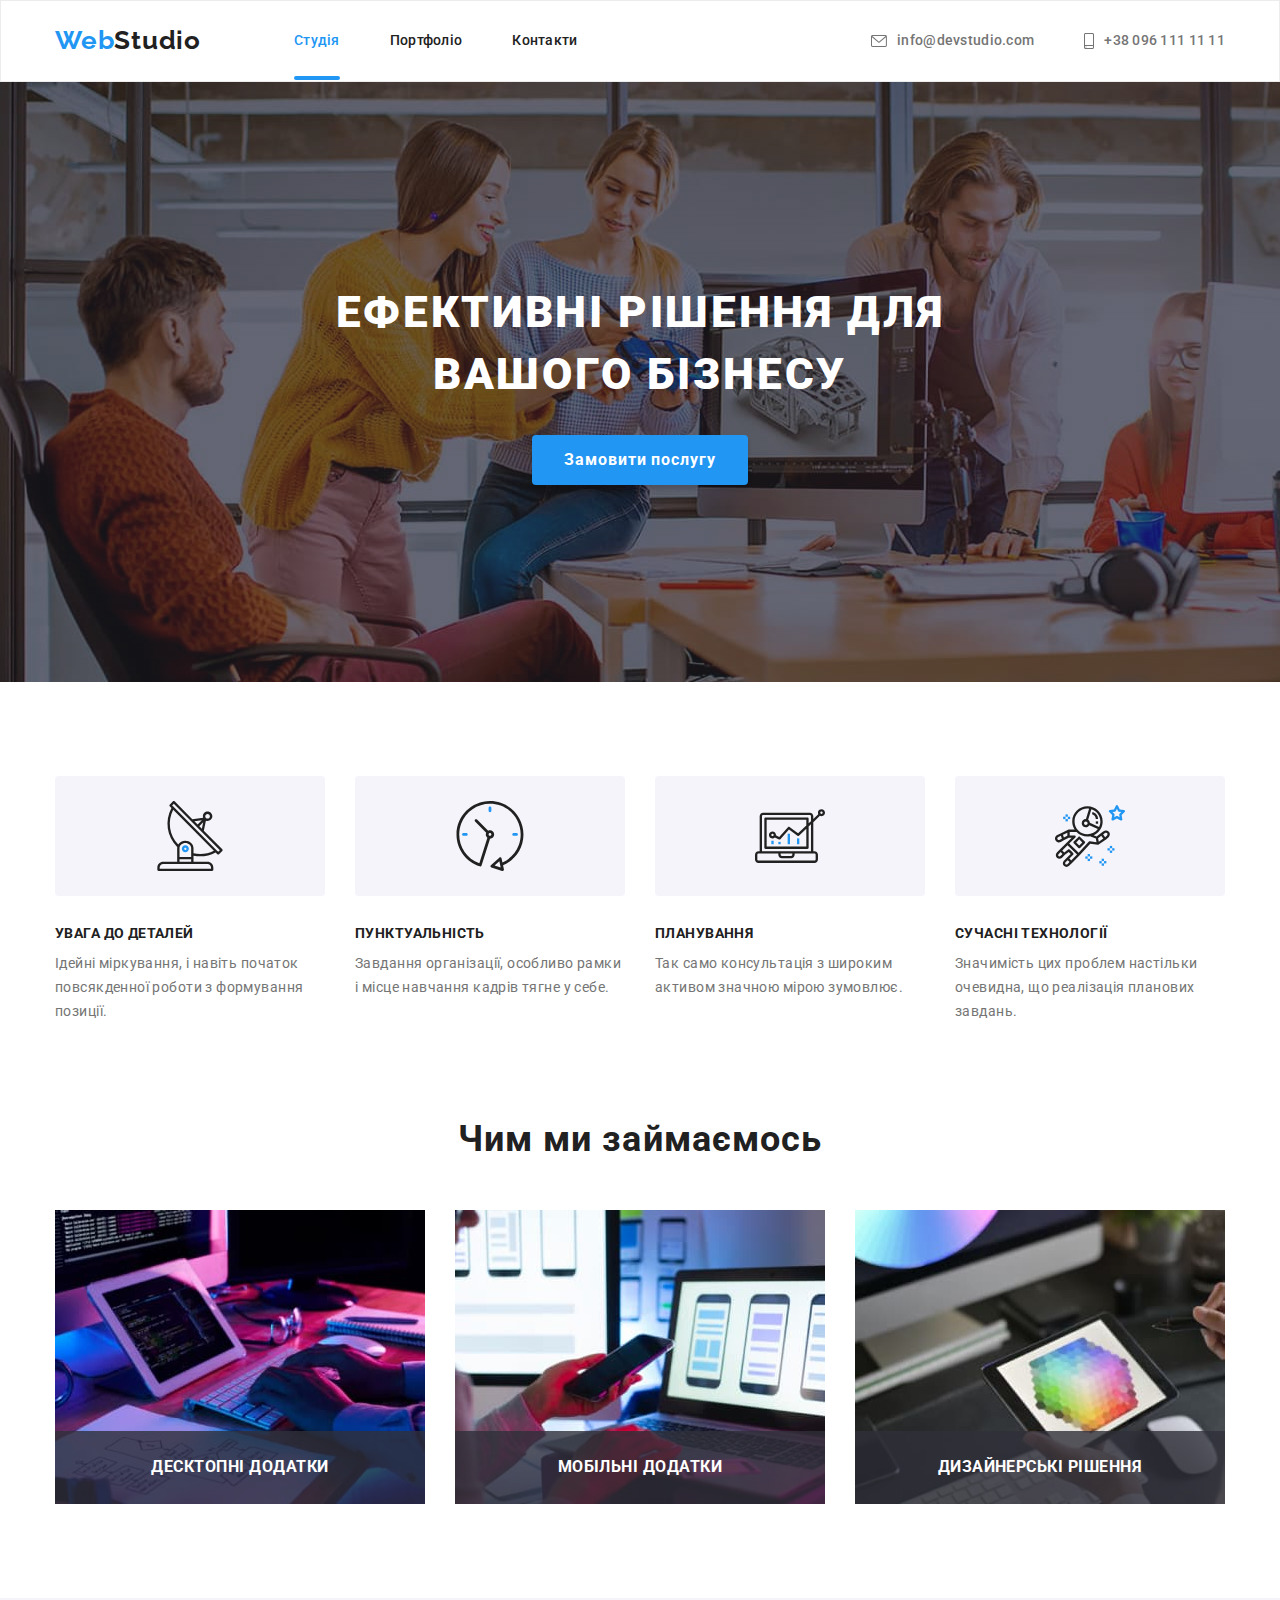
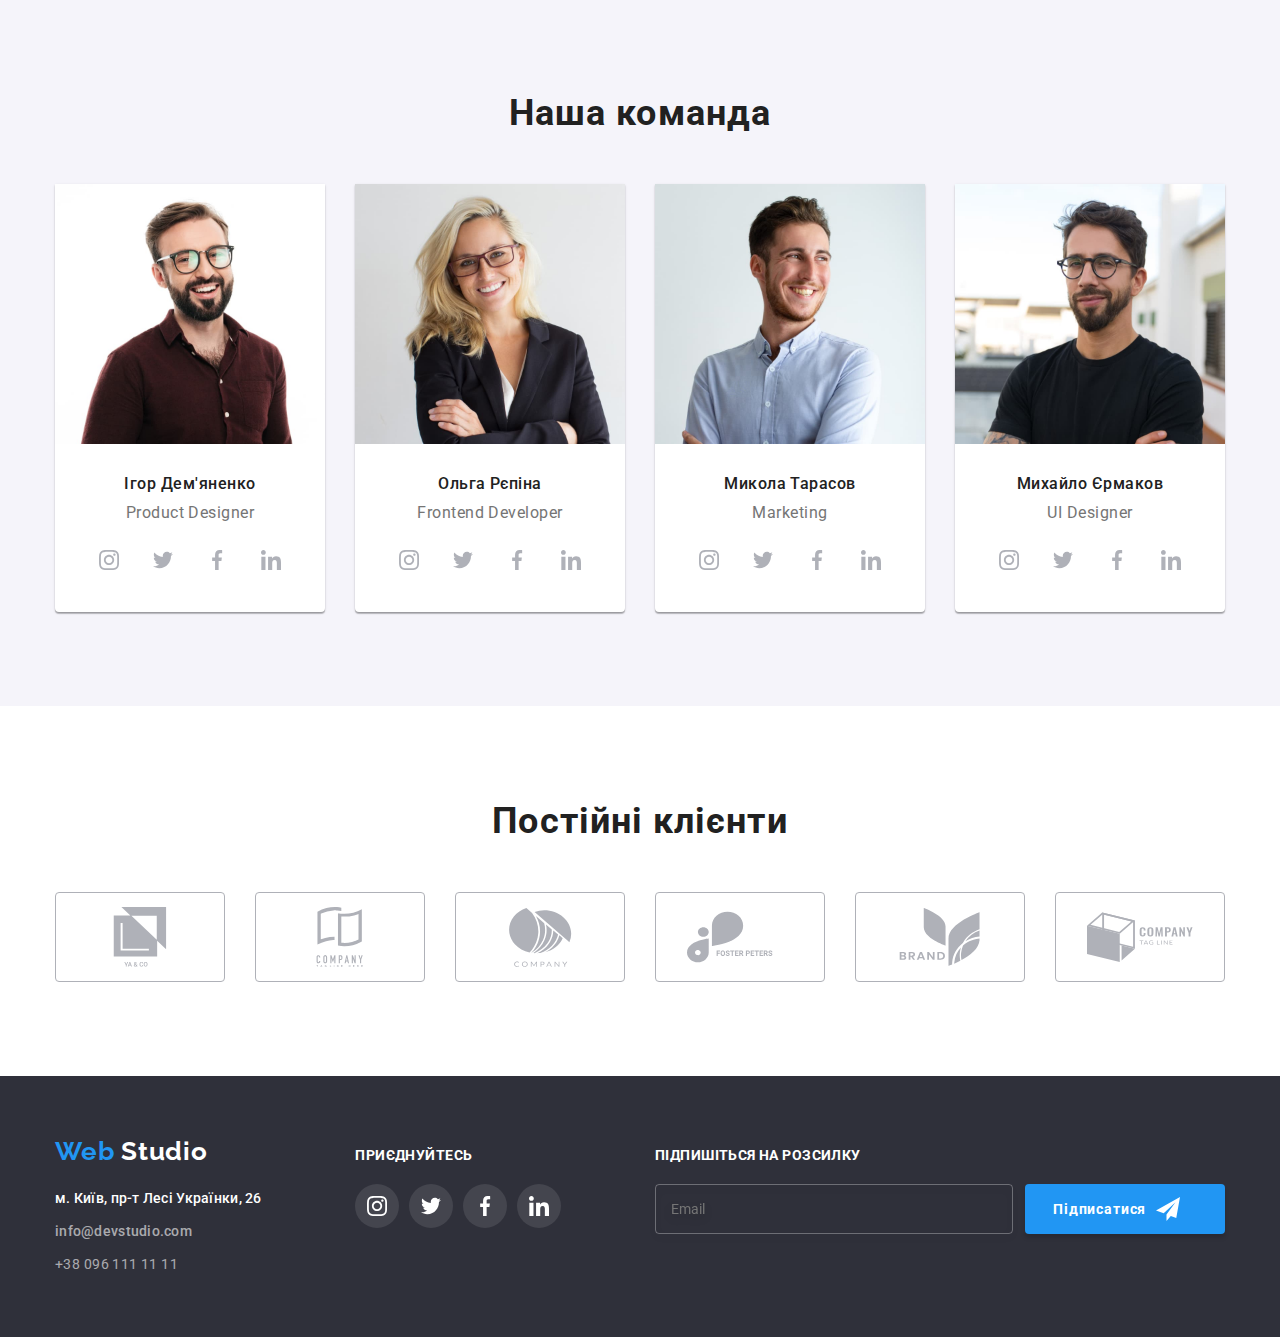
<file: index.html>
<!DOCTYPE html>
<html lang="uk">
  <head>
    <meta charset="UTF-8" />
    <meta http-equiv="X-UA-Compatible" content="IE=edge" />
    <meta name="viewport" content="width=device-width, initial-scale=1.0" />
    <title>Студія</title>
    <link rel="preconnect" href="https://fonts.googleapis.com" />
    <link rel="preconnect" href="https://fonts.gstatic.com" crossorigin />
    <link
      href="https://fonts.googleapis.com/css2?family=Raleway:wght@700&family=Roboto:wght@400;500;700;900&display=swap"
      rel="stylesheet"
    />
    <link
      rel="stylesheet"
      href="https://cdnjs.cloudflare.com/ajax/libs/modern-normalize/1.1.0/modern-normalize.min.css"
    />
    <link rel="stylesheet" href="./css/styles.css" />
  </head>

  <body>
    <!--Шапка сторінки-->
    <header class="header">
      <!--Меню навігації-->
      <div class="container header-container">
        <nav class="header-navigation">
          <a class="logo link" href="./index.html"
            ><span class="logo-accent">Web</span>Studio</a
          >
          <ul class="site-nav list">
            <li class="site-nav-item">
              <a class="nav-link current link" href="./index.html">Студія</a>
            </li>
            <li>
              <a href="./portfolio.html" class="link">Портфоліо</a>
            </li>
            <li>
              <a href="Контакти" class="link">Контакти</a>
            </li>
          </ul>
        </nav>
        <!--Контакти-->
        <ul class="contacts list">
          <li class="contacts-item">
            <a href="mailto:info@devstudio.com" class="contacts-item-link link">
              <svg class="contacts-item-icon" width="16" height="12">
                <use href="./images/icons.svg#icon-envelope-hover"></use>
              </svg>
              info@devstudio.com</a
            >
          </li>
          <li class="contacts-item">
            <a href="tel:+380961111111" class="contacts-item-link link"
              ><svg class="contacts-item-icon" width="10" height="16">
                <use href="./images/icons.svg#icon-smartphone1"></use>
              </svg>
              +38 096 111 11 11
            </a>
          </li>
        </ul>
      </div>
    </header>

    <main>
      <!-- Блок Hero-->
      <section class="section hero">
        <div class="container">
          <h1 class="hero-title">Ефективні рішення для вашого бізнесу</h1>
          <button data-modal-open type="button" class="button">
            <span class="text-button">Замовити послугу</span>
          </button>
        </div>
      </section>

      <!--Головні якості компанії-->
      <section class="section">
        <div class="container">
          <h2 class="section-title visually-hidden">Головні якості компанії</h2>
          <ul class="features list">
            <li class="card icon-antenna">
              <div class="features-card">
                <h3 class="feauture-title">УВАГА ДО ДЕТАЛЕЙ</h3>
                <p class="feature-text">
                  Ідейні міркування, і навіть початок повсякденної роботи з
                  формування позиції.
                </p>
              </div>
            </li>
            <li class="card icon-clock">
              <div class="features-card">
                <h3 class="feauture-title">ПУНКТУАЛЬНІСТЬ</h3>
                <p class="feature-text">
                  Завдання організації, особливо рамки і місце навчання кадрів
                  тягне у себе.
                </p>
              </div>
            </li>
            <li class="card icon-diagrama">
              <div class="features-card">
                <h3 class="feauture-title">ПЛАНУВАННЯ</h3>
                <p class="feature-text">
                  Так само консультація з широким активом значною мірою
                  зумовлює.
                </p>
              </div>
            </li>
            <li class="card icon-astronaut">
              <div class="features-card">
                <h3 class="feauture-title">СУЧАСНІ ТЕХНОЛОГІЇ</h3>
                <p class="feature-text">
                  Значимість цих проблем настільки очевидна, що реалізація
                  планових завдань.
                </p>
              </div>
            </li>
          </ul>
        </div>
      </section>

      <!--Діяльність компанії-->
      <section class="section offer">
        <div class="container">
          <h2 class="section-title">Чим ми займаємось</h2>
          <ul class="list image">
            <li class="list-image">
              <img
                src="./images/img-5.jpg"
                alt="Людина друкує код на клавіатурі"
                width="370"
              />
              <h3 class="image-title">Десктопні додатки</h3>
            </li>
            <li class="list-image">
              <img
                src="./images/img-6.jpg"
                alt="Людина тримає телефон"
                width="370"
              />
              <h3 class="image-title">Мобільні додатки</h3>
            </li>
            <li class="list-image">
              <img
                src="./images/img-7.jpg"
                alt="Людина тримає планшет"
                width="370"
              />
              <h3 class="image-title">Дизайнерські рішення</h3>
            </li>
          </ul>
        </div>
      </section>
      <!--Команда-->
      <section class="section team-members">
        <div class="container">
          <h2 class="section-title">Наша команда</h2>
          <ul class="team list">
            <li class="team-image">
              <div class="team-card">
                <div class="team-card-img">
                  <img
                    src="./images/img.jpg"
                    alt="Ігор Дем'яненко"
                    width="270"
                  />
                </div>
                <div class="team-card-text">
                  <h3 class="team-name">Ігор Дем'яненко</h3>
                  <p class="team-member-position">Product Designer</p>
                  <ul class="team-soc-list list">
                    <li class="team-soc-item">
                      <a href="" class="team-soc-link link">
                        <svg class="team-soc-icon" width="20" height="20">
                          <use href="./images/icons.svg#icon-instagram"></use>
                        </svg>
                      </a>
                    </li>
                    <li class="team-soc-item">
                      <a href="" class="team-soc-link link">
                        <svg class="team-soc-icon" width="20" height="20">
                          <use href="./images/icons.svg#icon-twitter"></use>
                        </svg>
                      </a>
                    </li>
                    <li class="team-soc-item">
                      <a href="" class="team-soc-link link">
                        <svg class="team-soc-icon" width="20" height="20">
                          <use
                            href="./images/icons.svg#icon-facebook-svg"
                          ></use>
                        </svg>
                      </a>
                    </li>
                    <li class="team-soc-item">
                      <a href="" class="team-soc-link link">
                        <svg class="team-soc-icon" width="20" height="20">
                          <use href="./images/icons.svg#icon-linkedin"></use>
                        </svg>
                      </a>
                    </li>
                  </ul>
                </div>
              </div>
            </li>

            <li class="team-image">
              <div class="team-card">
                <div class="team-card-img">
                  <img
                    src="./images/img-2.jpg"
                    alt="Ольга Рєпіна"
                    width="270"
                  />
                </div>
                <div class="team-card-text">
                  <h3 class="team-name">Ольга Рєпіна</h3>
                  <p class="team-member-position">Frontend Developer</p>
                  <ul class="team-soc-list list">
                    <li class="team-soc-item">
                      <a href="" class="team-soc-link link">
                        <svg class="team-soc-icon" width="20" height="20">
                          <use href="./images/icons.svg#icon-instagram"></use>
                        </svg>
                      </a>
                    </li>
                    <li class="team-soc-item">
                      <a href="" class="team-soc-link link">
                        <svg class="team-soc-icon" width="20" height="20">
                          <use href="./images/icons.svg#icon-twitter"></use>
                        </svg>
                      </a>
                    </li>
                    <li class="team-soc-item">
                      <a href="" class="team-soc-link link">
                        <svg class="team-soc-icon" width="20" height="20">
                          <use
                            href="./images/icons.svg#icon-facebook-svg"
                          ></use>
                        </svg>
                      </a>
                    </li>
                    <li class="team-soc-item">
                      <a href="" class="team-soc-link link">
                        <svg class="team-soc-icon" width="20" height="20">
                          <use href="./images/icons.svg#icon-linkedin"></use>
                        </svg>
                      </a>
                    </li>
                  </ul>
                </div>
              </div>
            </li>

            <li class="team-image">
              <div class="team-card">
                <div class="team-card-img">
                  <img
                    src="./images/img-3.jpg"
                    alt="Микола Тарасов"
                    width="270"
                  />
                </div>
                <div class="team-card-text">
                  <h3 class="team-name">Микола Тарасов</h3>
                  <p class="team-member-position">Marketing</p>
                  <ul class="team-soc-list list">
                    <li class="team-soc-item">
                      <a href="" class="team-soc-link link">
                        <svg class="team-soc-icon" width="20" height="20">
                          <use href="./images/icons.svg#icon-instagram"></use>
                        </svg>
                      </a>
                    </li>
                    <li class="team-soc-item">
                      <a href="" class="team-soc-link link">
                        <svg class="team-soc-icon" width="20" height="20">
                          <use href="./images/icons.svg#icon-twitter"></use>
                        </svg>
                      </a>
                    </li>
                    <li class="team-soc-item">
                      <a href="" class="team-soc-link link">
                        <svg class="team-soc-icon" width="20" height="20">
                          <use
                            href="./images/icons.svg#icon-facebook-svg"
                          ></use>
                        </svg>
                      </a>
                    </li>
                    <li class="team-soc-item">
                      <a href="" class="team-soc-link link">
                        <svg class="team-soc-icon" width="20" height="20">
                          <use href="./images/icons.svg#icon-linkedin"></use>
                        </svg>
                      </a>
                    </li>
                  </ul>
                </div>
              </div>
            </li>

            <li class="team-image">
              <div class="team-card">
                <div class="team-card-img">
                  <img
                    src="./images/img-4.jpg"
                    alt="Михайло Єрмаков"
                    width="270"
                  />
                </div>
                <div class="team-card-text">
                  <h3 class="team-name">Михайло Єрмаков</h3>
                  <p class="team-member-position">UI Designer</p>
                  <ul class="team-soc-list list">
                    <li class="team-soc-item">
                      <a href="" class="team-soc-link link">
                        <svg class="team-soc-icon" width="20" height="20">
                          <use href="./images/icons.svg#icon-instagram"></use>
                        </svg>
                      </a>
                    </li>
                    <li class="team-soc-item">
                      <a href="" class="team-soc-link link">
                        <svg class="team-soc-icon" width="20" height="20">
                          <use href="./images/icons.svg#icon-twitter"></use>
                        </svg>
                      </a>
                    </li>
                    <li class="team-soc-item">
                      <a href="" class="team-soc-link link">
                        <svg class="team-soc-icon" width="20" height="20">
                          <use
                            href="./images/icons.svg#icon-facebook-svg"
                          ></use>
                        </svg>
                      </a>
                    </li>
                    <li class="team-soc-item">
                      <a href="" class="team-soc-link link">
                        <svg class="team-soc-icon" width="20" height="20">
                          <use href="./images/icons.svg#icon-linkedin"></use>
                        </svg>
                      </a>
                    </li>
                  </ul>
                </div>
              </div>
            </li>
          </ul>
        </div>
      </section>
      <section class="section">
        <div class="container">
          <h2 class="section-title">Постійні клієнти</h2>
          <ul class="clients-list list">
            <li class="clients-item">
              <a href="" class="clients-link link">
                <svg class="clients-icon" width="106" height="60">
                  <use href="./images/icons.svg#icon-Union"></use>
                </svg>
              </a>
            </li>
            <li class="clients-item">
              <a href="" class="clients-link link">
                <svg class="clients-icon" width="106" height="60">
                  <use href="./images/icons.svg#icon-group"></use>
                </svg>
              </a>
            </li>
            <li class="clients-item">
              <a href="" class="clients-link link">
                <svg class="clients-icon" width="106" height="60">
                  <use href="./images/icons.svg#icon-Object"></use>
                </svg>
              </a>
            </li>
            <li class="clients-item">
              <a href="" class="clients-link link">
                <svg class="clients-icon" width="106" height="60">
                  <use href="./images/icons.svg#icon-Foster"></use>
                </svg>
              </a>
            </li>
            <li class="clients-item">
              <a href="" class="clients-link link">
                <svg class="clients-icon" width="106" height="60">
                  <use href="./images/icons.svg#icon-brand"></use>
                </svg>
              </a>
            </li>
            <li class="clients-item">
              <a href="" class="clients-link link">
                <svg class="clients-icon" width="106" height="60">
                  <use href="./images/icons.svg#icon-company"></use>
                </svg>
              </a>
            </li>
          </ul>
        </div>
      </section>
    </main>

    <footer class="footer">
      <div class="footer-wrap">
        <div class="container">
          <div class="footer-address">
            <a class="logo link" href="./index.html"
              ><span class="logo-accent">Web</span>
              <span class="studio">Studio</span></a
            >
            <address style="font-style: normal">
              <ul class="address list">
                <li class="contacts">
                  <a href="" class="link location"
                    >м. Київ, пр-т Лесі Українки, 26
                  </a>
                </li>

                <li class="contacts">
                  <a href="mailto:info@devstudio.com" class="link"
                    >info@devstudio.com</a
                  >
                </li>

                <li>
                  <a href="tel:+380961111111" class="link">+38 096 111 11 11</a>
                </li>
              </ul>
            </address>
          </div>
          <div class="footer-soc-container">
            <div class="footer-action">
              <h2 class="footer-action-text">ПРИЄДНУЙТЕСЬ</h2>
            </div>
            <ul class="footer-soc-list list">
              <li class="footer-soc-item">
                <a href="" class="footer-soc-link link">
                  <svg class="footer-soc-icon" width="20" height="20">
                    <use href="./images/icons.svg#icon-instagram"></use>
                  </svg>
                </a>
              </li>
              <li class="footer-soc-item">
                <a href="" class="footer-soc-link link">
                  <svg class="footer-soc-icon" width="20" height="20">
                    <use href="./images/icons.svg#icon-twitter"></use>
                  </svg>
                </a>
              </li>
              <li class="footer-soc-item">
                <a href="" class="footer-soc-link link">
                  <svg class="footer-soc-icon" width="20" height="20">
                    <use href="./images/icons.svg#icon-facebook-svg"></use>
                  </svg>
                </a>
              </li>
              <li class="footer-soc-item">
                <a href="" class="footer-soc-link link">
                  <svg class="footer-soc-icon" width="20" height="20">
                    <use href="./images/icons.svg#icon-linkedin"></use>
                  </svg>
                </a>
              </li>
            </ul>
          </div>
          <div class="footer-subscribe-container">
            <h2 class="subscribe-lable">Підпишіться на розсилку</h2>
            <form class="subscribe-form">
              <div class="subscribe-action">
                <input
                  class="subscribe-input"
                  type="email"
                  placeholder="Email"
                />
                <button type="submit" class="subscribe-button">
                  Підписатися
                  <svg class="submit-button-icon" width="24" height="24">
                    <use href="./images/icons.svg#icon-send"></use>
                  </svg>
                </button>
              </div>
            </form>
          </div>
        </div>
      </div>
    </footer>
    <div data-modal class="backdrop is-hidden">
      <div class="modal">
        <button data-modal-close class="close-button">
          <svg class="modal-img" width="18" height="18">
            <use href="./images/icons.svg#icon-close"></use>
          </svg>
        </button>
        <p class="modal-title">Залиште свої дані, ми вам передзвонимо</p>
        <form class="modal-form">
          <label for="name" class="modal-lable">
            <span>Ім'я</span>
          </label>
          <div class="input-wrap">
            <input
              class="modal-input"
              type="text"
              name="name"
              id="name"
              required
            />
            <svg class="modal-input-icon" width="18" height="18">
              <use href="./images/icons.svg#icon-person"></use>
            </svg>
          </div>

          <label class="modal-lable" for="tel"><span>Телефон</span></label>
          <div class="input-wrap">
            <input
              class="modal-input"
              type="tel"
              name="tel"
              id="tel"
              required
            />
            <svg class="modal-input-icon" width="18" height="18">
              <use href="./images/icons.svg#icon-phone"></use>
            </svg>
          </div>
          <label class="modal-lable" for="email"><span>Пошта</span></label>
          <div class="input-wrap">
            <input
              class="modal-input"
              type="email"
              name="email"
              id="email"
              required
            />
            <svg class="modal-input-icon" width="18" height="18">
              <use href="./images/icons.svg#icon-email"></use>
            </svg>
          </div>

          <label class="modal-lable" for="comment"><span>Коментар</span></label>
          <textarea
            class="modal-comment"
            name="comment"
            id="comment"
            placeholder="Введіть текст"
          ></textarea>

          <div class="rules-checkbox">
            <input
              class="checkbox"
              type="checkbox"
              name="rules"
              value="rules"
              id="rules"
              required
            />
            <span class="checkbox-icon"></span>
            <label class="checkbox-text" for="rules"
              >Погоджуюся з розсилкою та приймаю
              <span>
                <a href="" class="checkbox-link">Умови договору</a>
              </span>
            </label>
          </div>

          <div class="submit-button">
            <button type="submit" class="submit-button-text">Відправити</button>
          </div>
        </form>
      </div>
    </div>
    <script src="./js/modal.js"></script>
  </body>
</html>
</file>
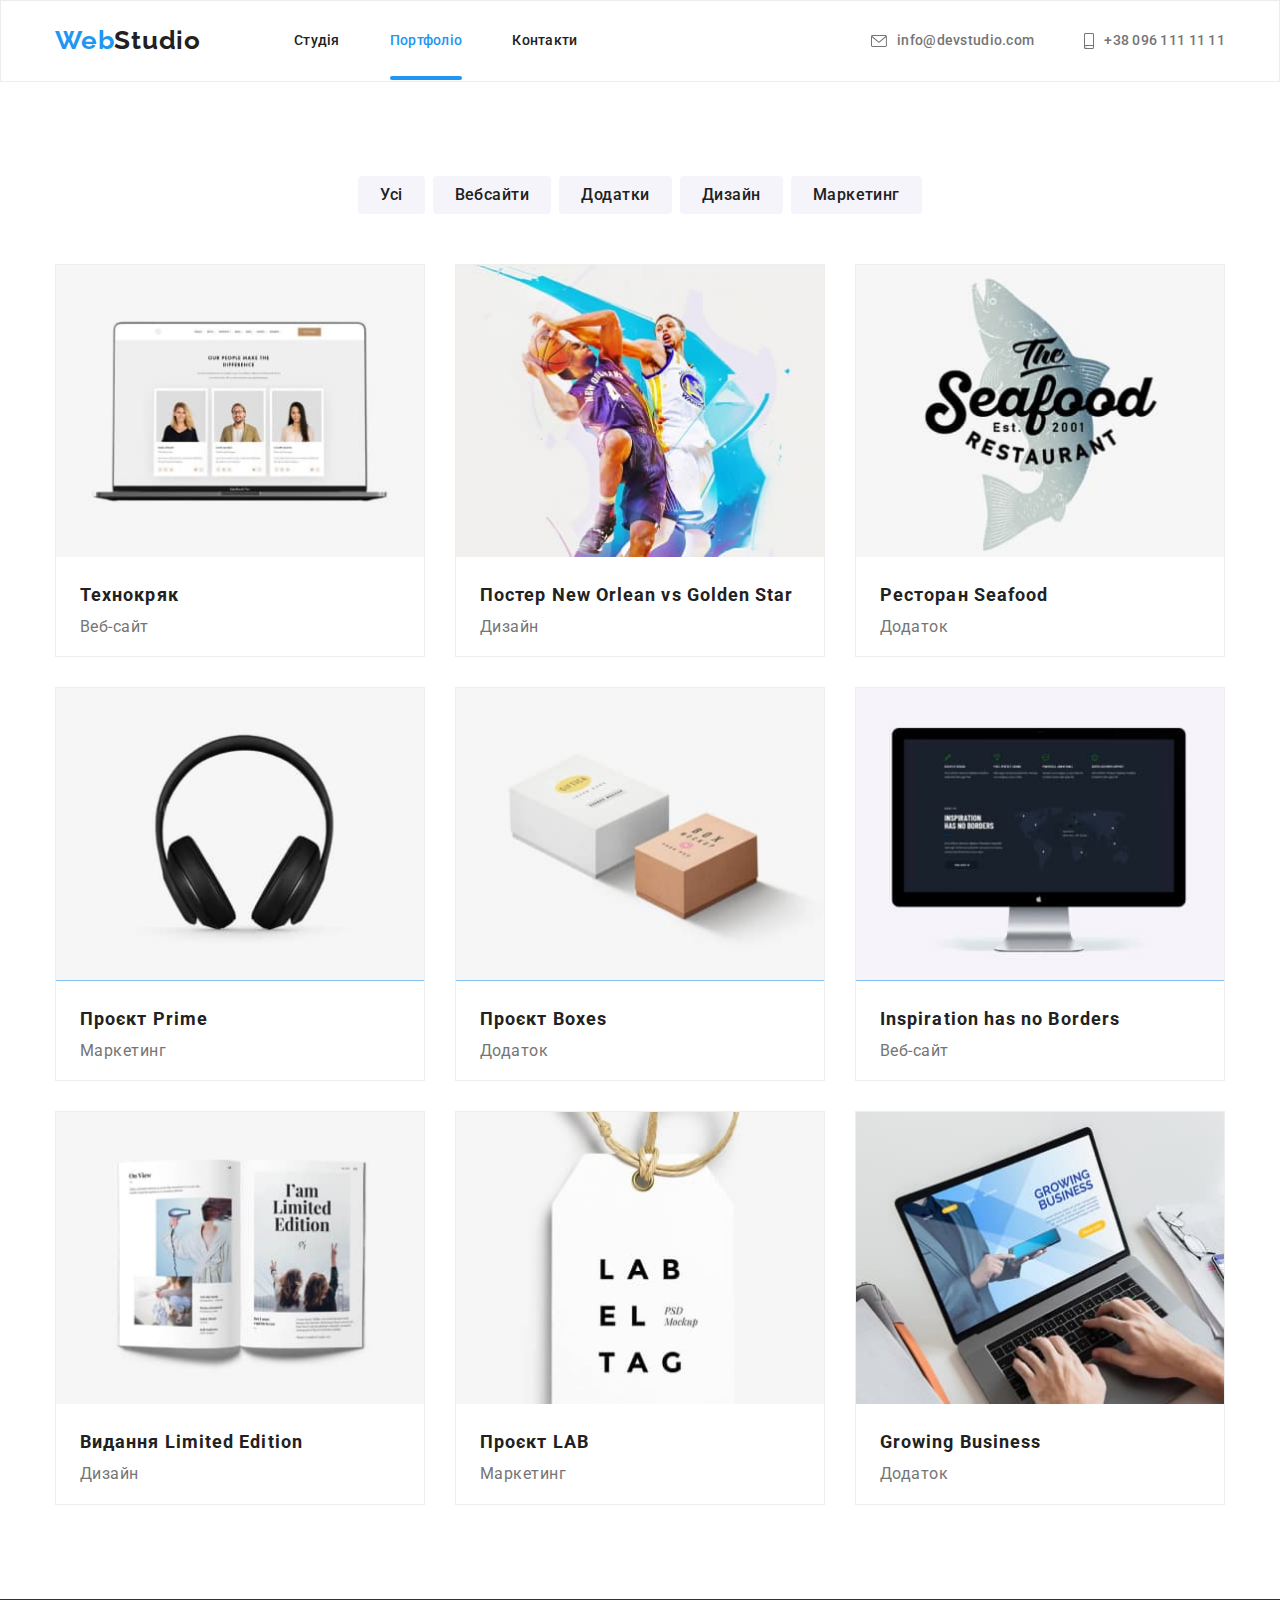
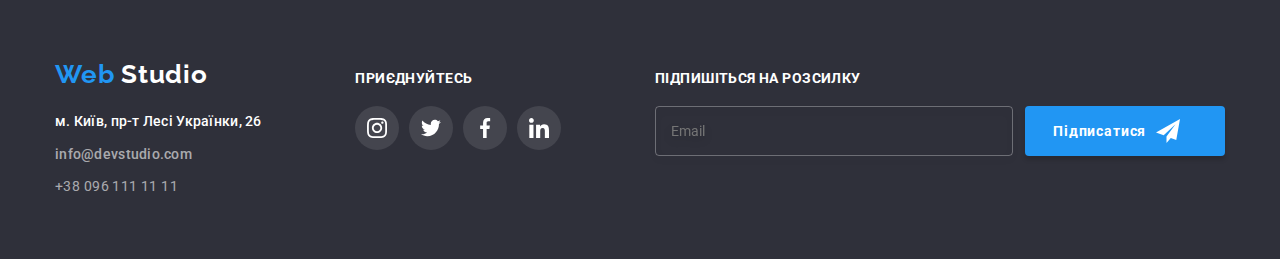
<file: portfolio.html>
<!DOCTYPE html>
<html lang="uk">
  <head>
    <meta charset="UTF-8" />
    <meta http-equiv="X-UA-Compatible" content="IE=edge" />
    <meta name="viewport" content="width=device-width, initial-scale=1.0" />
    <title>Студія</title>
    <link rel="preconnect" href="https://fonts.googleapis.com" />
    <link rel="preconnect" href="https://fonts.gstatic.com" crossorigin />
    <link
      href="https://fonts.googleapis.com/css2?family=Raleway:wght@700&family=Roboto:wght@400;500;700;900&display=swap"
      rel="stylesheet"
    />
    <link
      rel="stylesheet"
      href="https://cdnjs.cloudflare.com/ajax/libs/modern-normalize/1.1.0/modern-normalize.min.css"
    />
    <link rel="stylesheet" href="./css/styles.css" />
  </head>

  <body>
    <!--Шапка сторінки-->
    <header class="header">
      <!--Меню навігації-->
      <div class="container header-container">
        <nav class="header-navigation">
          <a class="logo link" href="./index.html"
            ><span class="logo-accent">Web</span>Studio</a
          >
          <ul class="site-nav list">
            <li>
              <a href="./index.html" class="link">Студія</a>
            </li>
            <li class="site-nav-item">
              <a class="nav-link current link" href="./portfolio.html"
                >Портфоліо</a
              >
            </li>
            <li>
              <a href="Контакти" class="link">Контакти</a>
            </li>
          </ul>
        </nav>
        <!--Контакти-->
        <ul class="contacts list">
          <li class="contacts-item">
            <a href="mailto:info@devstudio.com" class="contacts-item-link link">
              <svg class="contacts-item-icon" width="16" height="12">
                <use href="./images/icons.svg#icon-envelope-hover"></use></svg>info@devstudio.com</a>
          </li>
          <li class="contacts-item">
            <a href="tel:+380961111111" class="contacts-item-link link"
              ><svg class="contacts-item-icon" width="10" height="16">
                <use href="./images/icons.svg#icon-smartphone1"></use>
              </svg>+38 096 111 11 11</a>
          </li>
        </ul>
      </div>
    </header>

    <!--Фільтр -->
    <main>
      <section class="section">
        <div class="container">
          <ul class="nav-botton list">
            <li>
              <button class="filter-button" type="button">Усі</button>
            </li>
            <li>
              <button class="filter-button" type="button">Вебсайти</button>
            </li>
            <li>
              <button class="filter-button" type="button">Додатки</button>
            </li>
            <li>
              <button class="filter-button" type="button">Дизайн</button>
            </li>
            <li>
              <button class="filter-button" type="button">Маркетинг</button>
            </li>
          </ul>
          <h1 class="section-title visually-hidden">Усі проекти</h1>
          <ul class="projects-all list">
            <li class="project-image">
              <a href="" class="project-link link">
                <div class="project-card">
                  <div class="project-card-img">
                    <img
                      src="./images/img.(jpg).jpg"
                      alt="Фото команди"
                      width="370"
                    />
                    <p class="project-card-overlay">
                      Ресурс пропонує комплексні пропозиції з різним рівнем
                      функціоналу та сервісів. Все це дозволить відвідувачу
                      отримати вичерпні відомості про компанію чи приватну
                      особу.
                    </p>
                  </div>
                  <div class="project-card-text">
                    <h2 class="project-name">Технокряк</h2>
                    <p class="project-type">Веб-сайт</p>
                  </div>
                </div>
              </a>
            </li>

            <li class="project-image">
              <a href="" class="project-link link">
                <div class="project-card">
                  <div class="project-card-img">
                    <img
                      src="./images/img(1).jpg"
                      alt="Гра в баскетбол"
                      width="370"
                    />
                    <p class="project-card-overlay">
                      Ресурс пропонує комплексні пропозиції з різним рівнем
                      функціоналу та сервісів. Все це дозволить відвідувачу
                      отримати вичерпні відомості про компанію чи приватну
                      особу.
                    </p>
                  </div>
                  <div class="project-card-text">
                    <h2 class="project-name">
                      Постер New Orlean vs Golden Star
                    </h2>
                    <p class="project-type">Дизайн</p>
                  </div>
                </div>
              </a>
            </li>

            <li class="project-image">
              <a href="" class="project-link link">
                <div class="project-card">
                  <div class="project-card-img">
                    <img
                      src="./images/img(2).jpg"
                      alt="Лого ресторану"
                      width="370"
                    />
                    <p class="project-card-overlay">
                      Ресурс пропонує комплексні пропозиції з різним рівнем
                      функціоналу та сервісів. Все це дозволить відвідувачу
                      отримати вичерпні відомості про компанію чи приватну
                      особу.
                    </p>
                  </div>
                  <div class="project-card-text">
                    <h2 class="project-name">Ресторан Seafood</h2>
                    <p class="project-type">Додаток</p>
                  </div>
                </div>
              </a>
            </li>

            <li class="project-image">
              <a href="" class="project-link link">
                <div class="project-card">
                  <div class="project-card-img">
                    <img
                      src="./images/img(3).jpg"
                      alt="Навушники"
                      width="370"
                    />
                    <p class="project-card-overlay">
                      Ресурс пропонує комплексні пропозиції з різним рівнем
                      функціоналу та сервісів. Все це дозволить відвідувачу
                      отримати вичерпні відомості про компанію чи приватну
                      особу.
                    </p>
                  </div>
                  <div class="project-card-text">
                    <h2 class="project-name">Проєкт Prime</h2>
                    <p class="project-type">Маркетинг</p>
                  </div>
                </div>
              </a>
            </li>

            <li class="project-image">
              <a href="" class="project-link link">
                <div class="project-card">
                  <div class="project-card-img">
                    <img
                      src="./images/img(4).jpg"
                      alt="Дві коробки"
                      width="370"
                    />
                    <p class="project-card-overlay">
                      Ресурс пропонує комплексні пропозиції з різним рівнем
                      функціоналу та сервісів. Все це дозволить відвідувачу
                      отримати вичерпні відомості про компанію чи приватну
                      особу.
                    </p>
                  </div>
                  <div class="project-card-text">
                    <h2 class="project-name">Проєкт Boxes</h2>
                    <p class="project-type">Додаток</p>
                  </div>
                </div>
              </a>
            </li>

            <li class="project-image">
              <a href="" class="project-link link">
                <div class="project-card">
                  <div class="project-card-img">
                    <img
                      src="./images/img(5).jpg"
                      alt="Комп'ютер"
                      width="370"
                    />

                    <p class="project-card-overlay">
                      Ресурс пропонує комплексні пропозиції з різним рівнем
                      функціоналу та сервісів. Все це дозволить відвідувачу
                      отримати вичерпні відомості про компанію чи приватну
                      особу.
                    </p>
                  </div>
                  <div class="project-card-text">
                    <h2 class="project-name">Inspiration has no Borders</h2>
                    <p class="project-type">Веб-сайт</p>
                  </div>
                </div>
              </a>
            </li>

            <li class="project-image">
              <a href="" class="project-link link">
                <div class="project-card">
                  <div class="project-card-img">
                    <img src="./images/img(6).jpg" alt="Книга" width="370" />
                    <p class="project-card-overlay">
                      Ресурс пропонує комплексні пропозиції з різним рівнем
                      функціоналу та сервісів. Все це дозволить відвідувачу
                      отримати вичерпні відомості про компанію чи приватну
                      особу.
                    </p>
                  </div>
                  <div class="project-card-text">
                    <h2 class="project-name">Видання Limited Edition</h2>
                    <p class="project-type">Дизайн</p>
                  </div>
                </div>
              </a>
            </li>

            <li class="project-image">
              <a href="" class="project-link link">
                <div class="project-card">
                  <div class="project-card-img">
                    <img src="./images/img(7).jpg" alt="Етикетка" width="370" />
                    <p class="project-card-overlay">
                      Ресурс пропонує комплексні пропозиції з різним рівнем
                      функціоналу та сервісів. Все це дозволить відвідувачу
                      отримати вичерпні відомості про компанію чи приватну
                      особу.
                    </p>
                  </div>
                  <div class="project-card-text">
                    <h2 class="project-name">Проєкт LAB</h2>
                    <p class="project-type">Маркетинг</p>
                  </div>
                </div>
              </a>
            </li>

            <li class="project-image">
              <a href="" class="project-link link">
                <div class="project-card">
                  <div class="project-card-img">
                    <img
                      src="./images/img(8).jpg"
                      alt="Друкує на клавіатурі"
                      width="370"
                    />
                    <p class="project-card-overlay">
                      Ресурс пропонує комплексні пропозиції з різним рівнем
                      функціоналу та сервісів. Все це дозволить відвідувачу
                      отримати вичерпні відомості про компанію чи приватну
                      особу.
                    </p>
                  </div>
                  <div class="project-card-text">
                    <h2 class="project-name">Growing Business</h2>
                    <p class="project-type">Додаток</p>
                  </div>
                </div>
              </a>
            </li>
          </ul>
        </div>
      </section>
    </main>

    <footer class="footer">
      <div class="footer-wrap">
        <div class="container">
          <div class="footer-address">
            <a class="logo link" href="./index.html"
              ><span class="logo-accent">Web</span>
              <span class="studio">Studio</span></a
            >
            <address style="font-style: normal">
              <ul class="address list">
                <li class="contacts">
                  <a href="" class="link location"
                    >м. Київ, пр-т Лесі Українки, 26
                  </a>
                </li>

                <li class="contacts">
                  <a href="mailto:info@devstudio.com" class="link"
                    >info@devstudio.com</a
                  >
                </li>

                <li>
                  <a href="tel:+380961111111" class="link">+38 096 111 11 11</a>
                </li>
              </ul>
            </address>
          </div>
          <div class="footer-soc-container">
            <div class="footer-action">
              <h2 class="footer-action-text">ПРИЄДНУЙТЕСЬ</h2>
            </div>
            <ul class="footer-soc-list list">
              <li class="footer-soc-item">
                <a href="" class="footer-soc-link link">
                  <svg class="footer-soc-icon" width="20" height="20">
                    <use href="./images/icons.svg#icon-instagram"></use>
                  </svg>
                </a>
              </li>
              <li class="footer-soc-item">
                <a href="" class="footer-soc-link link">
                  <svg class="footer-soc-icon" width="20" height="20">
                    <use href="./images/icons.svg#icon-twitter"></use>
                  </svg>
                </a>
              </li>
              <li class="footer-soc-item">
                <a href="" class="footer-soc-link link">
                  <svg class="footer-soc-icon" width="20" height="20">
                    <use href="./images/icons.svg#icon-facebook-svg"></use>
                  </svg>
                </a>
              </li>
              <li class="footer-soc-item">
                <a href="" class="footer-soc-link link">
                  <svg class="footer-soc-icon" width="20" height="20">
                    <use href="./images/icons.svg#icon-linkedin"></use>
                  </svg>
                </a>
              </li>
            </ul>
          </div>
          <div class="footer-subscribe-container">
            <h2 class="subscribe-lable">Підпишіться на розсилку</h2>
            <form class="subscribe-form">
              <div class="subscribe-action">
                <input
                  class="subscribe-input"
                  type="text"
                  placeholder="Email"
                />
                <button type="submit" class="subscribe-button">
                  Підписатися
                  <svg class="submit-button-icon" width="24" height="24">
                    <use href="./images/icons.svg#icon-send"></use>
                  </svg>
                </button>
              </div>
            </form>
          </div>
        </div>
      </div>
    </footer>
  </body>
</html>
</file>
<file: css/styles.css>
:root {
  --primary-text-color: #757575;
  --tittle-text-color: #212121;
  --accent-color: #2196f3;
  --white-color: #ffffff;
  --primary-background-color: #f5f5f5;
  --secondary-background-color: #f5f4fa;
  --hero-background-color: #2f303a;
  --clients-icon-color: #afb1b8;
}
/* колір основного тексту  #757575 */
/* другорядний колір тексту #212121  */
/* білий #FFFFFF */
/* білий колір в футері rgba(255, 255, 255, 0.6); */
/* акцент #2196F3 */
/* головний колір фону #F5F5F5; */
/* другорядний колір фону #F5F4FA; #2F303A */
/* колір іконок клієнтів #AFB1B8 */

/* -------GENERAL------- */
body {
  background-color: var(--white-color);
  color: var(--primary-text-color);
  font-family: Roboto, sans-serif;
  font-size: 14px;
}
.section {
  padding-top: 94px;
  padding-bottom: 94px;
}

p,
h1,
h2,
h3,
h4,
h5,
h6 {
  margin: 0;
}
ul,
ol {
  margin: 0;
  padding-left: 0;
}
button {
  cursor: pointer;
}
address {
  font-style: normal;
}
img {
  display: block;
  max-width: 100%;
  height: auto;
}

.list {
  padding: 0;
  margin: 0;
  list-style: none;
}

/* ---------LOGO--------- */
.logo {
  font-family: Raleway, sans-serif;
  font-weight: 700;
  font-size: 26px;
  line-height: 1.2;
  letter-spacing: 0.03em;
  color: var(--tittle-text-color);
  margin-right: 93px;
}
.logo-accent {
  color: var(--accent-color);
}

/* --------CONTAINER-------- */
.container {
  width: 1200px;
  padding-left: 15px;
  padding-right: 15px;
  margin: 0 auto;
}

/* --------PAGE HEADER----------- */

.header {
  padding-top: 24px;
  padding-bottom: 25px;
  border: 1px solid #ececec;
}

.header-container {
  display: flex;
}
/* ---------NAVIGATION------------- */

.link {
  text-decoration: none;
}

.site-nav {
  display: flex;
  gap: 50px;
}
.header-navigation {
  display: flex;
  align-items: center;
}
.contacts.list {
  display: flex;
  align-items: center;
  margin-left: auto;
  gap: 50px;
}

.contacts-item-link {
  display: flex;
  align-items: center;
  justify-content: center;
  transition-property: fill;
}
.contacts-item-icon {
  margin-right: 10px;
  fill: var(--primary-text-color);
  transition-property: fill;
  transition-duration: 250ms;
  transition-timing-function: cubic-bezier(0.4, 0, 0.2, 1);
}
.contacts-item-link:hover .contacts-item-icon,
.contacts-item-link:focus .contacts-item-icon {
  fill: var(--accent-color);
}

.site-nav .link {
  font-weight: 500;
  line-height: 1.14;
  letter-spacing: 0.02em;
  color: var(--tittle-text-color);
  transition-property: color;
  transition-duration: 250ms;
  transition-timing-function: cubic-bezier(0.4, 0, 0.2, 1);
}

.site-nav .link:hover,
.site-nav .link:focus {
  color: var(--accent-color);
}
.nav-link {
  padding-bottom: 32px;
  font-weight: 500;
  line-height: 1.14;
  letter-spacing: 0.02em;
  color: var(--tittle-text-color);
  text-decoration: none;
}
.nav-link.current {
  color: var(--accent-color);
}

.current {
  position: relative;
}

.current::after {
  content: "";
  position: absolute;
  display: block;
  width: 100%;
  height: 4px;
  bottom: 0;
  right: 0;
  background: var(--accent-color);
  border-radius: 2px;
}

.contacts .link {
  font-weight: 500;
  line-height: 1.14;
  letter-spacing: 0.02em;
  color: var(--primary-text-color);
  transition-property: color;
  transition-duration: 250ms;
  transition-timing-function: cubic-bezier(0.4, 0, 0.2, 1);
}
.contacts .link:hover,
.contacts .link:focus {
  color: var(--accent-color);
}

/* -------------HERO------------- */
.hero {
  height: 600px;
  max-width: 1600px;
  text-align: center;
  padding: 200px 0;
  margin: auto;
  background-repeat: no-repeat;
  background-size: cover;
  background-image: linear-gradient(
      to right,
      rgba(47, 48, 58, 0.4),
      rgba(47, 48, 58, 0.4)
    ),
    url(../images/Hero.jpg);
}
.hero-title {
  color: var(--white-color);
  font-weight: 900;
  font-size: 44px;
  line-height: 1.4;
  text-align: center;
  letter-spacing: 0.06em;
  text-transform: uppercase;
  margin: 0px auto;
  width: 696px;
}
/* ---------HERO-BUTTON---------- */
.button {
  padding: 10px 32px;
  border-radius: 4px;
  border: none;
  margin-top: 30px;
}
.hero .button {
  min-width: 216px;
  height: 50px;
  background-color: var(--accent-color);
  box-shadow: 0px 4px 4px rgba(0, 0, 0, 0.15);
}
.hero .text-button {
  font-weight: 700;
  font-size: 16px;
  line-height: 0.5;
  align-items: center;
  text-align: center;
  letter-spacing: 0.06em;
  color: var(--white-color);
}

/* -------------FEATURES-------------- */
.features-card {
  width: 270px;
}

.features.list {
  display: flex;
  flex-wrap: wrap;
  justify-content: space-between;
}
.card {
  width: 270px;
}

.card::before {
  content: "";
  display: block;
  height: 120px;
  border-radius: 4px;
  background-color: var(--secondary-background-color);
  margin-bottom: 30px;
  background-repeat: no-repeat;
  background-position: center;
}

.icon-antenna::before {
  background-image: url(../images/antenna.svg);
}
.icon-clock::before {
  background-image: url(../images/clock.svg);
}
.icon-diagrama::before {
  background-image: url(../images/diagram.svg);
}
.icon-astronaut::before {
  background-image: url(../images/astronaut.svg);
}

.features .feauture-title {
  font-size: 14px;
  line-height: 1.14;
  letter-spacing: 0.03em;
  text-transform: uppercase;
  color: var(--tittle-text-color);
  margin-bottom: 10px;
}

.features .feature-text {
  line-height: 1.7;
  letter-spacing: 0.03em;
  color: var(--primary-text-color);
}
/* ---------SECTION---------- */

.section.offer {
  padding-top: 0px;
}

.section.no-padding {
  padding-top: 0px;
  padding-bottom: 0px;
}

.section-title {
  margin-bottom: 50px;
  font-size: 36px;
  line-height: 1.17;
  text-align: center;
  letter-spacing: 0.03em;
  color: var(--tittle-text-color);
}

.visually-hidden {
  position: absolute;
  white-space: nowrap;
  width: 1px;
  height: 1px;
  overflow: hidden;
  border: 0;
  padding: 0;
  clip: rect(0 0 0 0);
  clip-path: inset(50%);
  margin: -1px;
}

.list.image {
  display: flex;
  gap: 30px;
}

.list-image {
  position: relative;
  width: calc((100% - 60px) / 3);
}

.image-title {
  position: absolute;

  width: 100%;
  bottom: 0;
  padding: 27px;

  line-height: 1.14;
  text-align: center;
  letter-spacing: 0.03em;
  text-transform: uppercase;

  background: rgba(47, 48, 58, 0.8);
  color: var(--white-color);
}

/* -------------TEAM------------ */

.team {
  display: flex;
  justify-content: space-between;
  flex-wrap: wrap;
}

.team-card {
  box-shadow: 0px 1px 3px rgba(0, 0, 0, 0.12), 0px 1px 1px rgba(0, 0, 0, 0.14),
    0px 2px 1px rgba(0, 0, 0, 0.2);
  border-radius: 0px 0px 4px 4px;
  background-color: var(--white-color);
}

.team-card-text {
  padding: 30px 0;
}

.team-members {
  background: var(--secondary-background-color);
}
.team .team-name {
  margin-bottom: 10px;
  font-weight: 500;
  font-size: 16px;
  line-height: 1.2;
  letter-spacing: 0.03em;
  color: var(--tittle-text-color);
  text-align: center;
}
.team .team-member-position {
  font-size: 16px;
  line-height: 1.2;
  letter-spacing: 0.03em;
  text-align: center;
  margin-bottom: 16px;
}
.team-image {
  width: calc((100% - 90px) / 4);
}

.team-soc-list {
  display: flex;
  justify-content: center;
  gap: 10px;
}

.team-soc-item {
  width: 44px;
  height: 44px;
}
.team-soc-icon {
  fill: #afb1b8;
  transition-property: fill;
  transition-duration: 250ms;
  transition-timing-function: cubic-bezier(0.4, 0, 0.2, 1);
}

.team-soc-link {
  width: 100%;
  height: 100%;
  border-radius: 50%;
  display: flex;
  align-items: center;
  justify-content: center;
  transition-property: background-color;
  transition-duration: 250ms;
  transition-timing-function: cubic-bezier(0.4, 0, 0.2, 1);
}

.team-soc-link:hover,
.team-soc-link:focus {
  background-color: var(--accent-color);
}
.team-soc-link:hover .team-soc-icon,
.team-soc-link:focus .team-soc-icon {
  fill: var(--white-color);
}

/* ------------------CLIENTS ----------------*/

.clients-list {
  display: flex;
  gap: 30px;
}

.clients-item {
  width: calc((100% - 150px) / 6);
  height: 90px;
}

.clients-link {
  width: 100%;
  height: 100%;
  border: 1px solid var(--clients-icon-color);
  border-radius: 4px;
  display: flex;
  align-items: center;
  justify-content: center;
  transition-property: border-color;
  transition-duration: 250ms;
  transition-timing-function: cubic-bezier(0.4, 0, 0.2, 1);
}
.clients-link:hover,
.clients-link:focus {
  border-color: var(--accent-color);
}

.clients-icon {
  fill: var(--clients-icon-color);
  transition-property: fill;
  transition-duration: 250ms;
  transition-timing-function: cubic-bezier(0.4, 0, 0.2, 1);
}

.clients-link:hover .clients-icon,
.clients-link:focus .clients-icon {
  fill: var(--accent-color);
}

/* ------------FOOTER-CONTACTS----------*/

.footer {
  background-color: var(--hero-background-color);
  padding-top: 60px;
  padding-bottom: 60px;
}
.studio {
  color: var(--white-color);
}

.address > .contacts {
  margin-bottom: 9px;
}
.address {
  font-size: 14px;
  line-height: 1.7;
  letter-spacing: 0.03em;
}

.footer .logo {
  display: inline-block;
  margin-right: 0px;
  margin-bottom: 20px;
}
.footer .address .link {
  display: inline-block;
  color: rgba(255, 255, 255, 0.6);
  transition-property: color;
  transition-duration: 250ms;
  transition-timing-function: cubic-bezier(0.4, 0, 0.2, 1);
}
.footer .link:hover,
.footer .link:focus {
  color: var(--accent-color);
}
.footer .address .location {
  color: var(--white-color);
  display: inline-block;
}

/* -------FOOTER-SOCIAL-------- */

.footer-wrap > .container {
  display: flex;
  align-items: baseline;
  justify-content: space-between;
  
}
.footer-soc-container {
  height: 80px;
}
.footer-action {
  margin-bottom: 20px;
}

.footer-action-text {
  font-size: 14px;
  line-height: 1.2;
  letter-spacing: 0.03em;
  color: var(--white-color);
}
.footer-soc-list {
  display: flex;
  gap: 10px;
}

.footer-soc-item {
  width: 44px;
  height: 44px;
}

.footer-soc-link {
  display: flex;
  align-items: center;
  justify-content: center;

  width: 100%;
  height: 100%;
  border-radius: 50%;

  background-color: rgba(255, 255, 255, 0.1);
  transition-property: background-color;
  transition-duration: 250ms;
  transition-timing-function: cubic-bezier(0.4, 0, 0.2, 1);
}

.footer-soc-icon {
  fill: var(--white-color);
}
.footer-soc-link:hover,
.footer-soc-link:focus {
  background-color: var(--accent-color);
}

.subscribe-lable {
  margin-bottom: 20px;
  font-size: 14px;
  line-height: 1.2;
  letter-spacing: 0.03em;
  text-transform: uppercase;

  color: var(--white-color);
}

.subscribe-input {
  padding: 15px;
  width: 358px;
  color: var(--white-color);
  background-color: transparent;
  border: 1px solid rgba(255, 255, 255, 0.3);
  filter: drop-shadow(0px 4px 4px rgba(0, 0, 0, 0.15));
  border-radius: 4px;
}

.subscribe-action {
  display: flex;
  gap: 12px;
}

.subscribe-button {
  display: flex;
  align-items: center;
  text-align: center;
  gap: 10px;

  font-weight: 700;
  line-height: 2;

  letter-spacing: 0.06em;

  color: var(--white-color);
  padding: 10px 28px;
  width: 200px;
  height: 50px;

  background: var(--accent-color);
  box-shadow: 0px 4px 4px rgba(0, 0, 0, 0.15);
  border-radius: 4px;
  border-style: none;
}

/* ----------PORTFOLIO-FILTER------------ */

.list .filter-button {
  display: inline-block;
  padding: 6px 22px;
  background-color: var(--secondary-background-color);
  color: var(--tittle-text-color);
  border: none;
  border-radius: 4px;
  font-family: "Roboto";
  font-style: normal;
  font-weight: 500;
  font-size: 16px;
  line-height: 1.6;
  text-align: center;
  letter-spacing: 0.03em;
  transition-property: color, background-color, box-shadow;
  transition-duration: 250ms;
  transition-timing-function: cubic-bezier(0.4, 0, 0.2, 1);
}

.list .filter-button:hover,
.list .filter-button:focus {
  color: var(--white-color);
  background-color: var(--accent-color);
  box-shadow: 0px 3px 1px rgba(0, 0, 0, 0.1), 0px 1px 2px rgba(0, 0, 0, 0.08),
    0px 2px 2px rgba(0, 0, 0, 0.12);
}
/* ---------PORTFOLIO-PROJECTS------------ */

.project-card {
  border: 1px solid #eeeeee;
}

.project-card-img {
  position: relative;
  overflow: hidden;
}

.project-card-overlay {
  position: absolute;
  width: 100%;
  height: 100%;
  bottom: 0;
  left: 0;
  padding: 63px 24px;

  font-weight: 400;
  font-size: 18px;
  line-height: 1.5;
  letter-spacing: 0.03em;

  color: var(--white-color);
  background: rgba(33, 150, 243, 0.9);
  transform: translateY(100%);
  transition: transform 250ms ease;
}

.project-card:hover .project-card-overlay,
.project-card:focus .project-card-overlay {
  transform: translateY(0);
}

.project-link {
  display: block;
  text-decoration: none;
  transition-property: box-shadow;
  transition-duration: 250ms;
  transition-timing-function: cubic-bezier(0.4, 0, 0.2, 1);
}

.project-link:hover,
.project-link:focus {
  box-shadow: 0px 1px 1px rgba(0, 0, 0, 0.12), 0px 4px 4px rgba(0, 0, 0, 0.06),
    1px 4px 6px rgba(0, 0, 0, 0.16);
}

.project-card-text {
  padding: 20px 24px;
}

.projects-all .project-name {
  margin-bottom: 4px;
  font-size: 18px;
  line-height: 2;
  letter-spacing: 0.06em;
  color: var(--tittle-text-color);
}
.projects-all .project-type {
  font-size: 16px;
  line-height: 1.2;
  letter-spacing: 0.03em;
  color: var(--primary-text-color);
}

.project-image {
  width: calc((100% - 60px) / 3);
}

.nav-botton {
  display: flex;
  justify-content: center;
  margin-bottom: 50px;
  gap: 8px;
}
.projects-all {
  display: flex;
  flex-wrap: wrap;
  gap: 30px;
}

.backdrop {
  position: fixed;
  top: 0;
  left: 0;
  width: 100%;
  height: 100%;
  background: rgba(47, 48, 58, 0.8);
  transition-property: opacity, visibility;
  transition-duration: 250ms;
  transition-timing-function: cubic-bezier(0.4, 0, 0.2, 1);
}

.backdrop.is-hidden {
  visibility: hidden;
  opacity: 0;
  pointer-events: none;
}

.modal {
  position: absolute;
  top: 50%;
  left: 50%;
  transform: translate(-50%, -50%);
  padding: 40px;
  min-width: 528px;
  min-height: 581px;

  background-color: var(--white-color);
}

.close-button {
  position: absolute;
  display: flex;
  justify-content: center;
  align-items: center;
  width: 30px;
  height: 30px;
  right: 8px;
  top: 8px;
  margin: 0;
  padding: 0;

  background: #ffffff;
  border: 1px solid rgba(0, 0, 0, 0.1);
  border-radius: 50px;
}

.modal-img {
  margin-right: 0;
  padding: 0;
}

.modal-img:hover {
  fill: var(--accent-color);
}

.modal-title {
  font-weight: 700;
  font-size: 20px;
  line-height: 1.15;
  text-align: center;
  letter-spacing: 0.03em;
  margin-bottom: 12px;

  color: #212121;
}

.modal-input {
  width: 100%;
  height: 40px;
  padding: 20px;
  padding-left: 40px;

  border: 1px solid rgba(33, 33, 33, 0.2);
  border-radius: 4px;
  outline: transparent;
  transition-property: border-color, fill;
  transition-duration: 250ms;
  transition-timing-function: cubic-bezier(0.4, 0, 0.2, 1);
}

.modal-input:focus {
  border-color: var(--accent-color);
}

.modal-input:focus + .modal-input-icon {
  fill: var(--accent-color);
}

.input-wrap {
  position: relative;
  margin-bottom: 10px;
}

.modal-input-icon {
  position: absolute;
  left: 3%;
  top: 50%;
  transform: translateY(-50%);
}


.modal-lable {
  display: block;
  margin-bottom: 4px;
  font-size: 12px;
  line-height: 1.2;
  letter-spacing: 0.01em;

  color: var(--primary-text-color);
}

.modal-comment {
  display: block;
  width: 100%;
  min-height: 120px;
  padding: 10px;
  margin-bottom: 20px;

  border: 1px solid rgba(33, 33, 33, 0.2);
  border-radius: 4px;
  outline: transparent;
  resize: none;

  transition-property: border-color;
  transition-duration: 250ms;
  transition-timing-function: cubic-bezier(0.4, 0, 0.2, 1);
}

.modal-comment:focus {
  border-color: var(--accent-color);
}

.checkbox {
  appearance: none;
}

.checkbox-icon {
  width: 16px;
  height: 15px;
  border: 2px solid #212121;
  border-radius: 2px;
}

.checkbox:checked + .checkbox-icon {
  border-color: var(--accent-color);
  background-color: var(--accent-color);
  background-image: url(../images/Vector.svg);
  background-repeat: no-repeat;
}

.checkbox-link {
  color: var(--accent-color);
}
.rules-checkbox {
  display: flex;
  justify-content: center;
  align-items: center;
  margin-bottom: 30px;
  gap: 9px;
}

.submit-button {
  display: flex;
  justify-content: center;
  height: 50px;
  min-width: 200px;
}
.submit-button-text {
  padding: 10px 28px;
  height: 50px;
  min-width: 200px;

  background: var(--accent-color);
  box-shadow: 0px 4px 4px rgba(0, 0, 0, 0.15);
  border-style: none;
  border-radius: 4px;
  color: var(--white-color);

  font-weight: 700;
  font-size: 16px;
  line-height: 1.8;
  letter-spacing: 0.06em;
}

.submit-button-icon {
  fill: var(--white-color);
}
</file>
